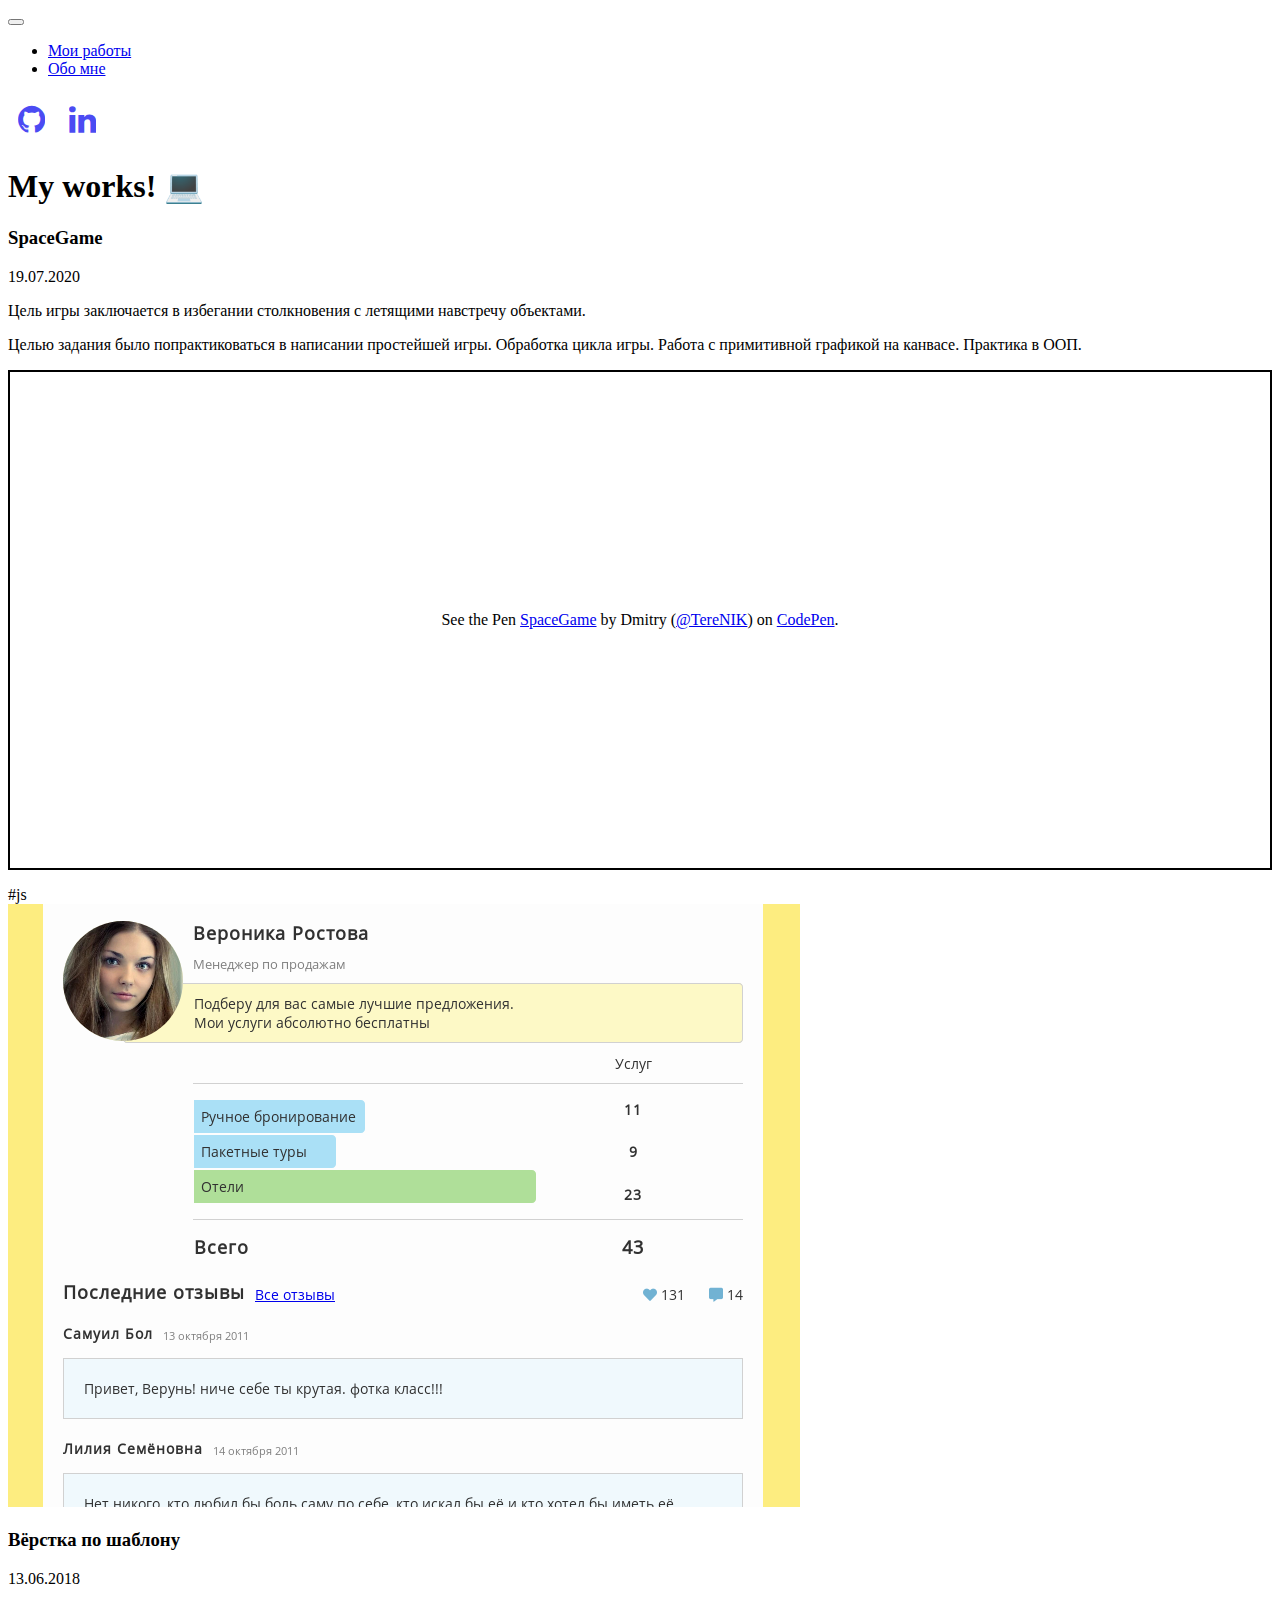
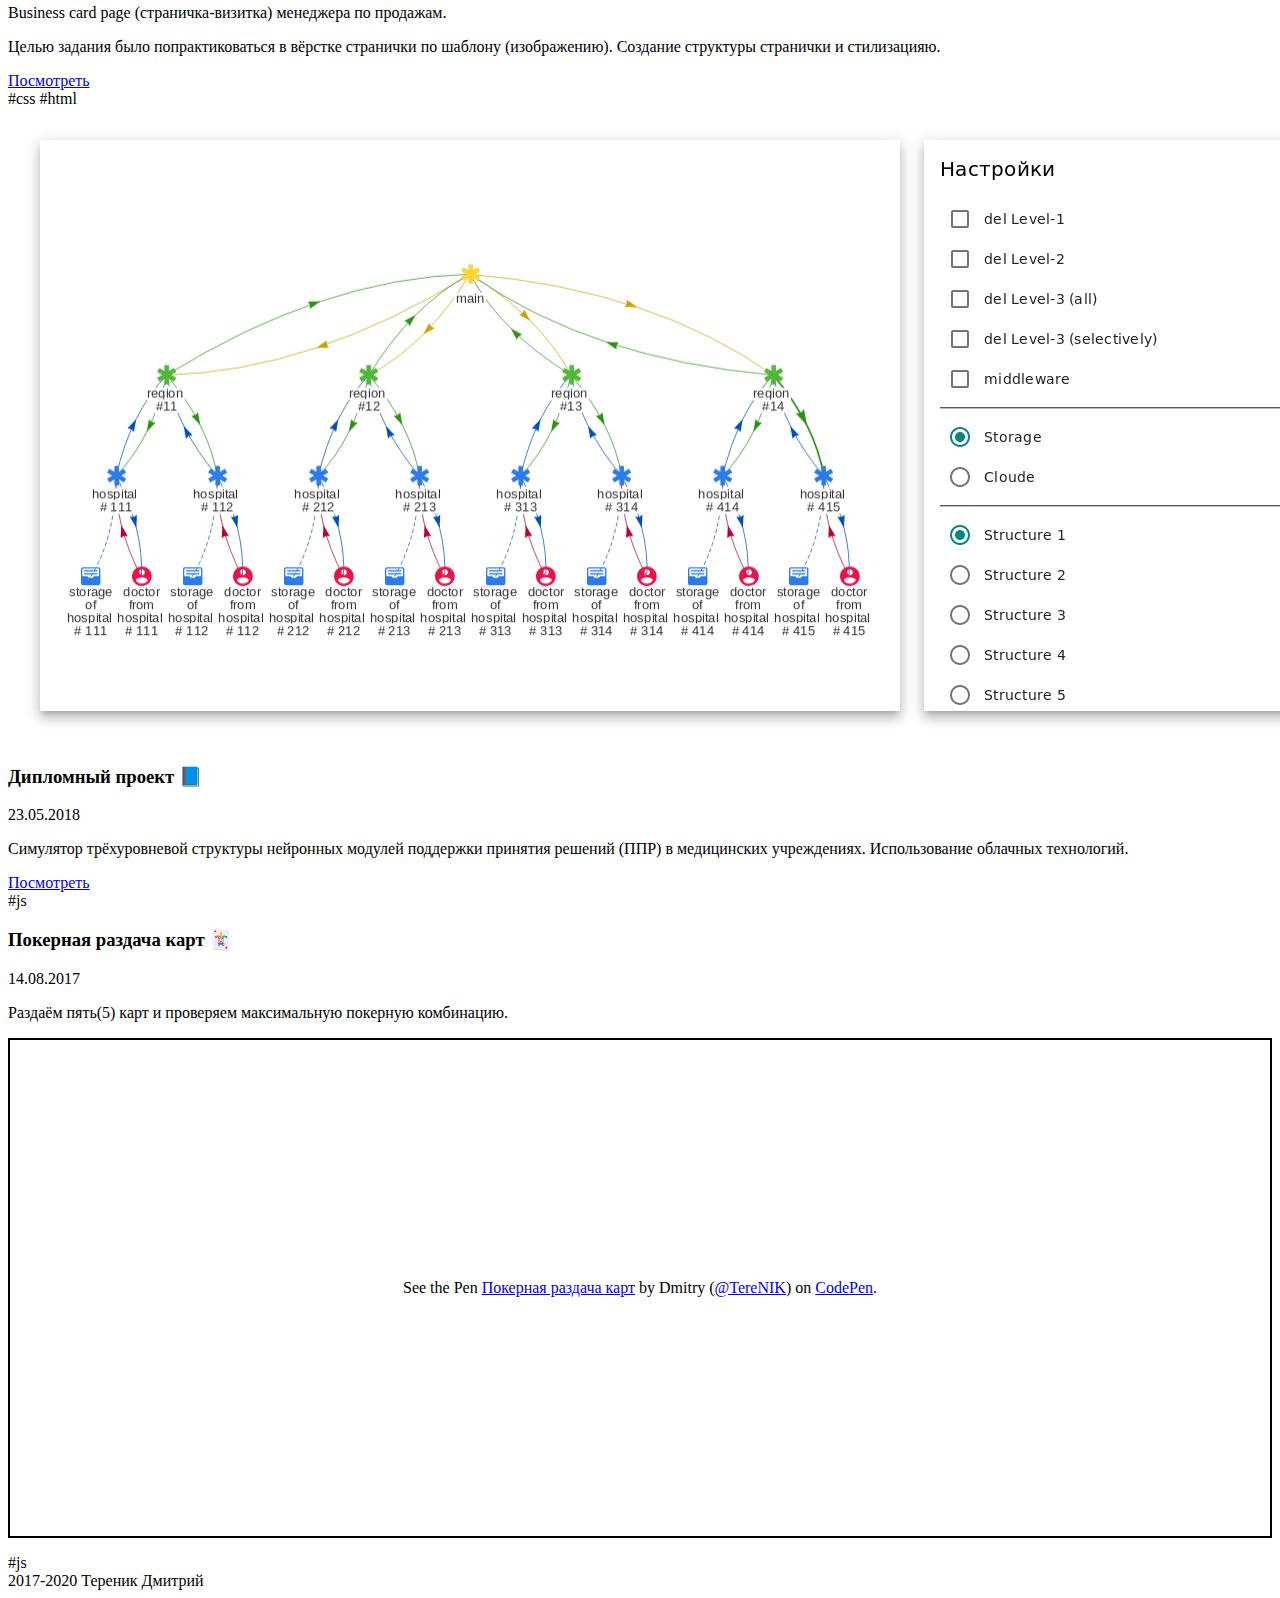
<file: index.html>
<!DOCTYPE html>
<html lang="ru" class="h-100">
<head>
	<meta charset="utf-8">
	<meta name="viewport" content="width=device-width, initial-scale=1, shrink-to-fit=no">

	<link rel="stylesheet" href="https://stackpath.bootstrapcdn.com/bootstrap/4.5.0/css/bootstrap.min.css" integrity="sha384-9aIt2nRpC12Uk9gS9baDl411NQApFmC26EwAOH8WgZl5MYYxFfc+NcPb1dKGj7Sk" crossorigin="anonymous">
	<link rel="stylesheet" href="https://cdnjs.cloudflare.com/ajax/libs/font-awesome/4.7.0/css/font-awesome.min.css">
	<link rel="stylesheet" href="./style.css">

	<title>Тереник Дмитрий</title>
	<link rel="icon" href="./favicon.ico">
</head>
<body class="d-flex flex-column h-100">
	<header class="mb-5 py-3 bg-dark">
		<div class="container">
			<nav class="navbar navbar-expand-md navbar-dark">
				<button class="navbar-toggler" type="button" data-toggle="collapse" data-target="#navbarToggler" aria-controls="navbarToggler" aria-expanded="false" aria-label="Toggle navigation">
					<span class="navbar-toggler-icon"></span>
				</button>

				<div class="collapse navbar-collapse" id="navbarToggler">
					<ul class="navbar-nav mr-auto mt-2 mt-lg-0">
						<li class="nav-item">
							<a class="nav-link active" href="#">Мои работы</a>
						</li>
						<li class="nav-item">
							<a class="nav-link" href="about.html">Обо мне</a>
						</li>
					</ul>
					<span class="navbar-text">
						<a href="https://github.com/TerenikDmitry" class="fa fa-2x fa-github" target="_blank"></a>
						<a href="https://www.linkedin.com/in/terenik-dmitry/" class="fa fa-2x fa-linkedin" target="_blank"></a>
					</span>
				</div>
			</nav>
		</div>
	</header>

	<main role="main" class="container flex-shrink-0">
		<div class="jumbotron">
			<h1 class="display-4">My works! <span>&#128187;</span></h1>
		</div>

		<div class="card bg-light my-3">
			<div class="card-body">
				<h3 class="card-title">SpaceGame</h3>
				<span class="badge badge-secondary mb-2 p-2">19.07.2020</span>
				<p class="card-text">
					Цель игры заключается в избегании столкновения с летящими навстречу объектами.
				</p>
				<p class="card-text">
					Целью задания было попрактиковаться в написании простейшей игры.
					Обработка цикла игры.
					Работа с примитивной графикой на канвасе.
					Практика в ООП.
				</p>
				<p class="codepen" data-height="500" data-theme-id="light" data-default-tab="result" data-user="TereNIK" data-slug-hash="eYJPXjw" data-preview="true" style="height: 500px; box-sizing: border-box; display: flex; align-items: center; justify-content: center; border: 2px solid; margin: 1em 0; padding: 1em;" data-pen-title="SpaceGame">
					<span>See the Pen <a href="https://codepen.io/TereNIK/pen/eYJPXjw">SpaceGame</a> by Dmitry (<a href="https://codepen.io/TereNIK">@TereNIK</a>) on <a href="https://codepen.io">CodePen</a>.</span>
				</p>
			</div>
			<div class="card-footer">
				<span class="badge badge-success p-2">#js</span>
			</div>
		</div>

		<div class="card bg-light my-3">
			<img src="./projects/hose/preview.png" class="card-img-top border-bottom" alt="">
			<div class="card-body">
				<h3 class="card-title">Вёрстка по шаблону</h3>
				<span class="badge badge-secondary mb-2 p-2">13.06.2018</span>
				<p class="card-text">
					Business card page (страничка-визитка) менеджера по продажам.
				</p>
				<p class="card-text">
					Целью задания было попрактиковаться в вёрстке странички по шаблону (изображению).
					Создание структуры странички и стилизацияю.
				</p>
				<a href="./projects/hose/main.html" class="card-link" target="_blank">Посмотреть</a>
			</div>
			<div class="card-footer">
				<span class="badge badge-success p-2">#css</span>
				<span class="badge badge-success p-2">#html</span>
			</div>
		</div>

		<div class="card bg-light my-3">
			<img src="./projects/3lv_structure/preview.png" class="card-img-top border-bottom" alt="">
			<div class="card-body">
				<h3 class="card-title">Дипломный проект <span>&#128216;</span></h3>
				<span class="badge badge-secondary mb-2 p-2">23.05.2018</span>
				<p class="card-text">
					Симулятор трёхуровневой структуры нейронных модулей поддержки принятия решений (ППР) в медицинских учреждениях. Использование облачных технологий.
				</p>
				<a href="./projects/3lv_structure/main.html" class="card-link" target="_blank">Посмотреть</a>
			</div>
			<div class="card-footer">
				<span class="badge badge-success p-2">#js</span>
			</div>
		</div>

		<div class="card bg-light my-5">
			<div class="card-body">
				<h3 class="card-title">Покерная раздача карт <span>&#127183;</span></h3>
				<span class="badge badge-secondary mb-2 p-2">14.08.2017</span>
				<p class="card-text">
					Раздаём пять(5) карт и проверяем максимальную покерную комбинацию.
				</p>
				<p class="codepen" data-height="500" data-theme-id="light" data-default-tab="result" data-user="TereNIK" data-slug-hash="Bdwdgj" data-preview="true" style="height: 500px; box-sizing: border-box; display: flex; align-items: center; justify-content: center; border: 2px solid; margin: 1em 0; padding: 1em;" data-pen-title="Покерная раздача карт">
					<span>See the Pen <a href="https://codepen.io/TereNIK/pen/Bdwdgj">Покерная раздача карт</a> by Dmitry (<a href="https://codepen.io/TereNIK">@TereNIK</a>) on <a href="https://codepen.io">CodePen</a>.</span>
				</p>
			</div>
			<div class="card-footer">
				<span class="badge badge-success p-2">#js</span>
			</div>
		</div>
	</main>

	<footer class="footer mt-auto py-5 bg-dark">
		<div class="container">
			<span class="text-muted">2017-2020 Тереник Дмитрий</span>
		</div>
	</footer>

	<script async src="https://static.codepen.io/assets/embed/ei.js"></script>

	<script src="https://code.jquery.com/jquery-3.5.1.slim.min.js" integrity="sha384-DfXdz2htPH0lsSSs5nCTpuj/zy4C+OGpamoFVy38MVBnE+IbbVYUew+OrCXaRkfj" crossorigin="anonymous"></script>
	<script src="https://cdn.jsdelivr.net/npm/popper.js@1.16.0/dist/umd/popper.min.js" integrity="sha384-Q6E9RHvbIyZFJoft+2mJbHaEWldlvI9IOYy5n3zV9zzTtmI3UksdQRVvoxMfooAo" crossorigin="anonymous"></script>
	<script src="https://stackpath.bootstrapcdn.com/bootstrap/4.5.0/js/bootstrap.min.js" integrity="sha384-OgVRvuATP1z7JjHLkuOU7Xw704+h835Lr+6QL9UvYjZE3Ipu6Tp75j7Bh/kR0JKI" crossorigin="anonymous"></script>
</body>
</html>
</file>
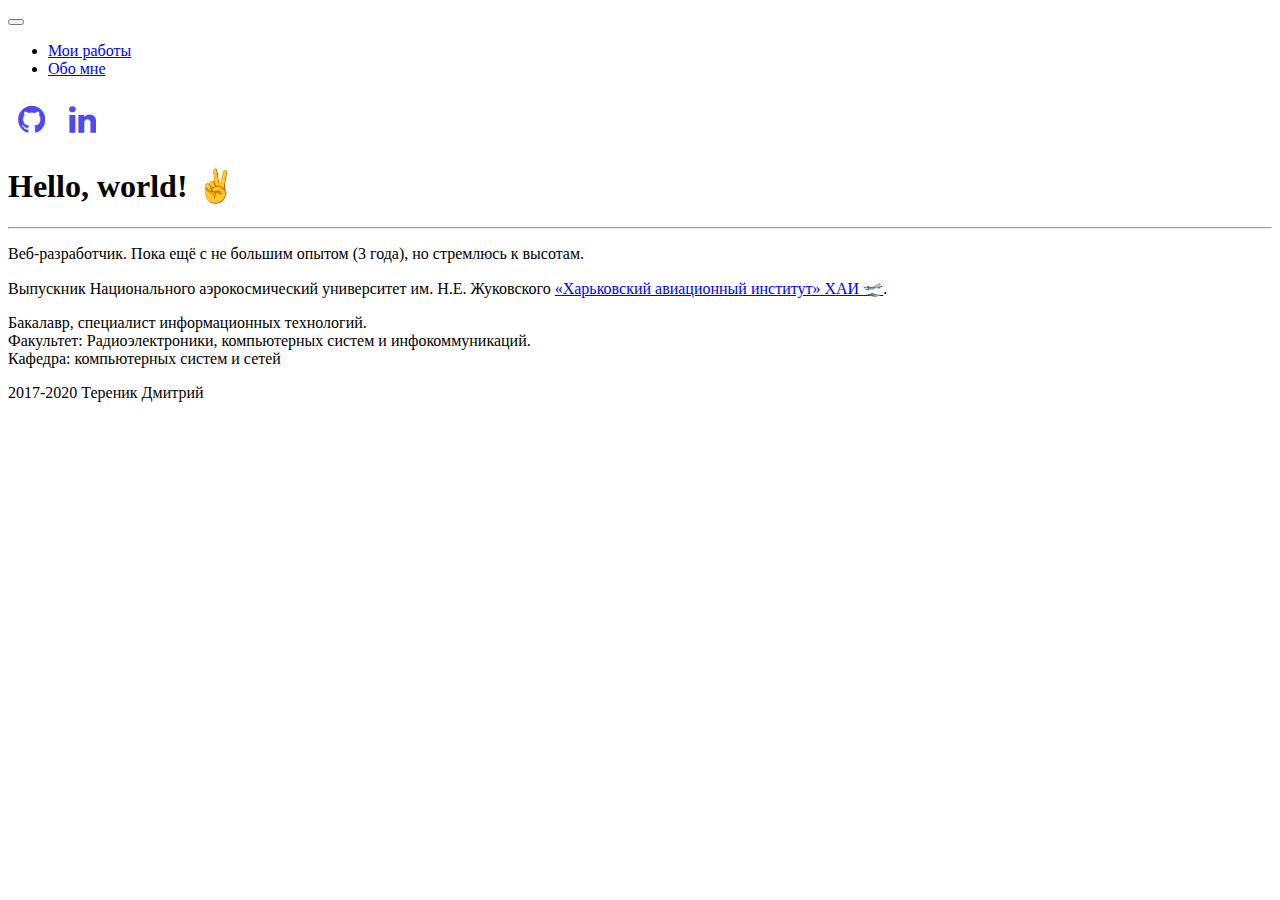
<file: about.html>
<!DOCTYPE html>
<html lang="ru" class="h-100">
<head>
	<meta charset="utf-8">
	<meta name="viewport" content="width=device-width, initial-scale=1, shrink-to-fit=no">

	<link rel="stylesheet" href="https://stackpath.bootstrapcdn.com/bootstrap/4.5.0/css/bootstrap.min.css" integrity="sha384-9aIt2nRpC12Uk9gS9baDl411NQApFmC26EwAOH8WgZl5MYYxFfc+NcPb1dKGj7Sk" crossorigin="anonymous">
	<link rel="stylesheet" href="https://cdnjs.cloudflare.com/ajax/libs/font-awesome/4.7.0/css/font-awesome.min.css">
	<link rel="stylesheet" href="./style.css">

	<title>Тереник Дмитрий</title>
	<link rel="icon" href="./favicon.ico">
</head>
<body class="d-flex flex-column h-100">
	<header class="mb-5 py-3 bg-dark">
		<div class="container">
			<nav class="navbar navbar-expand-md navbar-dark">
				<button class="navbar-toggler" type="button" data-toggle="collapse" data-target="#navbarToggler" aria-controls="navbarToggler" aria-expanded="false" aria-label="Toggle navigation">
					<span class="navbar-toggler-icon"></span>
				</button>

				<div class="collapse navbar-collapse" id="navbarToggler">
					<ul class="navbar-nav mr-auto mt-2 mt-lg-0">
						<li class="nav-item">
							<a class="nav-link" href="index.html">Мои работы</a>
						</li>
						<li class="nav-item">
							<a class="nav-link active" href="about.html">Обо мне</a>
						</li>
					</ul>
					<span class="navbar-text">
						<a href="https://github.com/TerenikDmitry" class="fa fa-2x fa-github" target="_blank"></a>
						<a href="https://www.linkedin.com/in/terenik-dmitry/" class="fa fa-2x fa-linkedin" target="_blank"></a>
					</span>
				</div>
			</nav>
		</div>
	</header>

	<main role="main" class="container flex-shrink-0">
		<div class="jumbotron">
			<h1 class="display-4">Hello, world! <span>&#9996;</span></h1>
			<hr class="my-4">
			<p>
				Веб-разработчик. Пока ещё с не большим опытом (3 года), но стремлюсь к высотам.
			</p>
			<p>
				Выпускник Национального аэрокосмический университет им. Н.Е. Жуковского <a href="https://www.khai.edu/" target="_blank">«Харьковский авиационный институт» ХАИ <span>&#128747;</span></a>.
			</p>
			<p>
				Бакалавр, специалист информационных технологий.<br>
				Факультет: Радиоэлектроники, компьютерных систем и инфокоммуникаций.<br>
				Кафедра: компьютерных систем и сетей
			</p>
		</div>
	</main>

	<footer class="footer mt-auto py-5 bg-dark">
		<div class="container">
			<span class="text-muted">2017-2020 Тереник Дмитрий</span>
		</div>
	</footer>

	<script src="https://code.jquery.com/jquery-3.5.1.slim.min.js" integrity="sha384-DfXdz2htPH0lsSSs5nCTpuj/zy4C+OGpamoFVy38MVBnE+IbbVYUew+OrCXaRkfj" crossorigin="anonymous"></script>
    <script src="https://cdn.jsdelivr.net/npm/popper.js@1.16.0/dist/umd/popper.min.js" integrity="sha384-Q6E9RHvbIyZFJoft+2mJbHaEWldlvI9IOYy5n3zV9zzTtmI3UksdQRVvoxMfooAo" crossorigin="anonymous"></script>
    <script src="https://stackpath.bootstrapcdn.com/bootstrap/4.5.0/js/bootstrap.min.js" integrity="sha384-OgVRvuATP1z7JjHLkuOU7Xw704+h835Lr+6QL9UvYjZE3Ipu6Tp75j7Bh/kR0JKI" crossorigin="anonymous"></script>
</body>
</html>
</file>
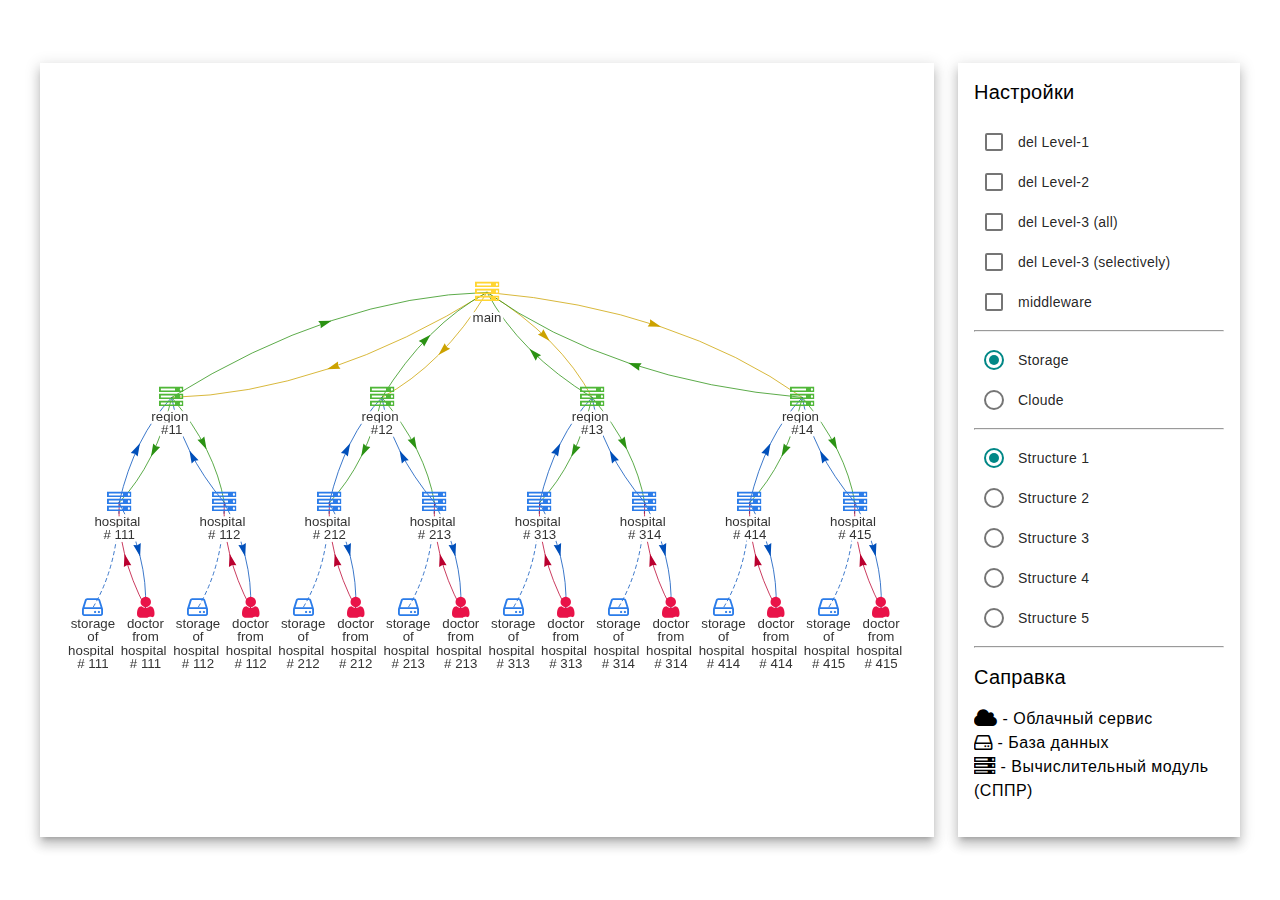
<file: d_project.html>
<!DOCTYPE html>
<html lang="ru">
	<head>
		<meta charset="utf-8">
		<title>3l-dss-simulator</title>
		<link rel="stylesheet" href="http://maxcdn.bootstrapcdn.com/font-awesome/4.3.0/css/font-awesome.min.css">
		<link rel="stylesheet" type="text/css" href="css/material-components-web.min.css">
		<link rel="stylesheet" type="text/css" href="css/style.css">
		<script src="js/material-components-web.min.js"></script>
		<script src="js/vis.min.js"></script>
		<script src="js/animation.js"></script>
	</head>
	<body class="mdc-typography" id="root" onload="main()">
		<div class="content">
			<div class="mdc-layout-grid">
				<div class="mdc-layout-grid__inner">
					<div class="mdc-layout-grid__cell--span-9 mdc-elevation--z8">
						<div id="main-diagram"></div>
					</div>
					<div class="mdc-layout-grid__cell--span-3 mdc-elevation--z8">
						<div id="settings">
							<h1 class="mdc-typography--headline6">Настройки</h1>

							<form id="level">
								<div class="mdc-form-field">
									<div class="mdc-checkbox">
										<input type="checkbox"
											class="mdc-checkbox__native-control"
											id="checkbox-level-1" />
										<div class="mdc-checkbox__background">
											<svg class="mdc-checkbox__checkmark" viewBox="0 0 24 24">
												<path class="mdc-checkbox__checkmark-path"
													fill="none"
													stroke="white"
													d="M1.73,12.91 8.1,19.28 22.79,4.59"/>
											</svg>
										</div>
									</div>
									<label for="checkbox-level-1">del Level-1</label>
								</div>
								<div class="mdc-form-field">
									<div class="mdc-checkbox">
										<input type="checkbox" class="mdc-checkbox__native-control"
											id="checkbox-level-2" />
										<div class="mdc-checkbox__background">
											<svg class="mdc-checkbox__checkmark" viewBox="0 0 24 24">
												<path class="mdc-checkbox__checkmark-path"
													fill="none"
													stroke="white"
													d="M1.73,12.91 8.1,19.28 22.79,4.59"/>
											</svg>
										</div>
									</div>
									<label for="checkbox-level-2">del Level-2</label>
								</div>
								<div class="mdc-form-field">
									<div class="mdc-checkbox">
										<input type="checkbox"
											class="mdc-checkbox__native-control"
											id="checkbox-level-3-all" />
										<div class="mdc-checkbox__background">
											<svg class="mdc-checkbox__checkmark" viewBox="0 0 24 24">
												<path class="mdc-checkbox__checkmark-path"
													fill="none"
													stroke="white"
													d="M1.73,12.91 8.1,19.28 22.79,4.59"/>
											</svg>
										</div>
									</div>
									<label for="checkbox-level-3-all">del Level-3 (all)</label>
								</div>
								<div class="mdc-form-field">
									<div class="mdc-checkbox">
										<input type="checkbox"
											class="mdc-checkbox__native-control"
											id="checkbox-level-3-selectively" />
										<div class="mdc-checkbox__background">
											<svg class="mdc-checkbox__checkmark" viewBox="0 0 24 24">
												<path class="mdc-checkbox__checkmark-path"
													fill="none"
													stroke="white"
													d="M1.73,12.91 8.1,19.28 22.79,4.59"/>
											</svg>
										</div>
									</div>
									<label for="checkbox-level-3-selectively">del Level-3 (selectively)</label>
								</div>
								<div class="mdc-form-field">
									<div class="mdc-checkbox">
										<input type="checkbox"
											class="mdc-checkbox__native-control"
											id="checkbox-level-middleware" />
										<div class="mdc-checkbox__background">
											<svg class="mdc-checkbox__checkmark" viewBox="0 0 24 24">
												<path class="mdc-checkbox__checkmark-path"
													fill="none"
													stroke="white"
													d="M1.73,12.91 8.1,19.28 22.79,4.59"/>
											</svg>
										</div>
									</div>
									<label for="checkbox-level-middleware">middleware</label>
								</div>
							</form>
							<hr>
							<form id="mode">
								<div class="mdc-form-field">
									<div class="mdc-radio">
										<input class="mdc-radio__native-control" type="radio" id="mode-1" name="radios" checked>
										<div class="mdc-radio__background">
											<div class="mdc-radio__outer-circle"></div>
											<div class="mdc-radio__inner-circle"></div>
										</div>
									</div>
									<label for="mode-1">Storage</label>
								</div>
								<div class="mdc-form-field">
									<div class="mdc-radio">
										<input class="mdc-radio__native-control" type="radio" id="mode-2" name="radios">
										<div class="mdc-radio__background">
											<div class="mdc-radio__outer-circle"></div>
											<div class="mdc-radio__inner-circle"></div>
										</div>
									</div>
									<label for="mode-2">Cloude</label>
								</div>
							</form>
							<hr>
							<form id="mode-structure">
								<div class="mdc-form-field">
									<div class="mdc-radio">
										<input class="mdc-radio__native-control" type="radio" id="mode-structure-1" name="radios" checked>
										<div class="mdc-radio__background">
											<div class="mdc-radio__outer-circle"></div>
											<div class="mdc-radio__inner-circle"></div>
										</div>
									</div>
									<label for="mode-structure-1">Structure 1</label>
								</div>
								<div class="mdc-form-field">
									<div class="mdc-radio">
										<input class="mdc-radio__native-control" type="radio" id="mode-structure-2" name="radios">
										<div class="mdc-radio__background">
											<div class="mdc-radio__outer-circle"></div>
											<div class="mdc-radio__inner-circle"></div>
										</div>
									</div>
									<label for="mode-structure-2">Structure 2</label>
								</div>
								<div class="mdc-form-field">
									<div class="mdc-radio">
										<input class="mdc-radio__native-control" type="radio" id="mode-structure-3" name="radios">
										<div class="mdc-radio__background">
											<div class="mdc-radio__outer-circle"></div>
											<div class="mdc-radio__inner-circle"></div>
										</div>
									</div>
									<label for="mode-structure-3">Structure 3</label>
								</div>
								<div class="mdc-form-field">
									<div class="mdc-radio">
										<input class="mdc-radio__native-control" type="radio" id="mode-structure-4" name="radios">
										<div class="mdc-radio__background">
											<div class="mdc-radio__outer-circle"></div>
											<div class="mdc-radio__inner-circle"></div>
										</div>
									</div>
									<label for="mode-structure-4">Structure 4</label>
								</div>
								<div class="mdc-form-field">
									<div class="mdc-radio">
										<input class="mdc-radio__native-control" type="radio" id="mode-structure-5" name="radios">
										<div class="mdc-radio__background">
											<div class="mdc-radio__outer-circle"></div>
											<div class="mdc-radio__inner-circle"></div>
										</div>
									</div>
									<label for="mode-structure-5">Structure 5</label>
								</div>
							</form>
							<hr>
							<h1 class="mdc-typography--headline6">Саправка</h1>
							<div class="mdc-typography--body1">
								<i class="fa fa-cloud fa-lg" aria-hidden="true"></i> - Облачный сервис
							</div>
							<div class="mdc-typography--body1">
								<i class="fa fa-hdd-o fa-lg" aria-hidden="true"></i> - База данных
							</div>
							<div class="mdc-typography--body1">
								<i class="fa fa-server fa-lg" aria-hidden="true"></i> - Вычислительный модуль (СППР)
							</div>
						</div>
					</div>
				</div>
			</div>
		</div>
		<script src="js/core2.js"></script>
	</body>
</html>
</file>
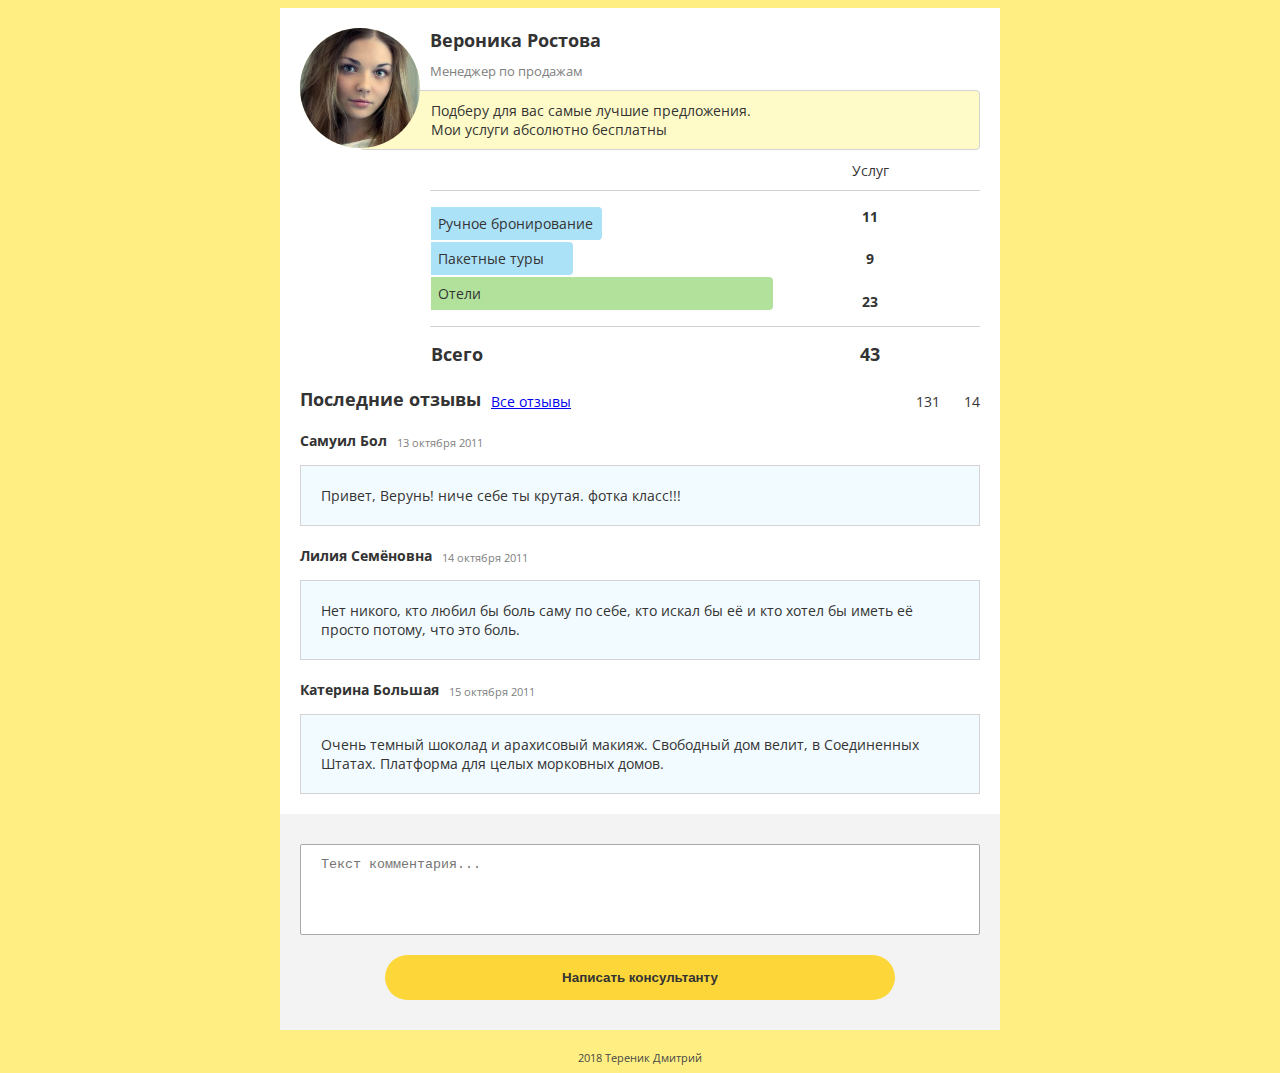
<file: projects/hose/main.html>
<!DOCTYPE html>
<html lang="ru">
<head>
	<meta charset="UTF-8">
	<title>Вероника Ростова | Менеджер по продажам</title>
	<meta name="viewport" content="width=device-width, initial-scale=1.0">

	<link href="https://fonts.googleapis.com/css?family=Open+Sans" rel="stylesheet">
	<link rel="stylesheet" href="https://use.fontawesome.com/releases/v5.0.13/css/all.css" integrity="sha384-DNOHZ68U8hZfKXOrtjWvjxusGo9WQnrNx2sqG0tfsghAvtVlRW3tvkXWZh58N9jp" crossorigin="anonymous">

	<link rel="stylesheet" type="text/css" href="./style.css">

	<script type="text/javascript" src="./moment-with-locales.js"></script>

	<link rel="icon" href="../../favicon.ico">
</head>
<body onload="main()">
	<div class="main">
		<div class="header">
			<div class="header__info">
				<img class="header__info-logo" src="./avatar.png">
				<div class="header__info-title">
					<div class="header__info-title-main">
						Вероника Ростова
					</div>
					<div class="header__info-title-second">
						Менеджер по продажам
					</div>
				</div>
				<div class="header__info-description">
					Подберу для вас самые лучшие предложения.<br> Мои услуги абсолютно бесплатны
				</div>
			</div>
			<div class="header__services">
				<table>
					<tr class="table-top">
						<th></th>
						<th class="table_center">Услуг</th>
					</tr>
					<tr>
						<td><div class="services-scale">Ручное бронирование</div></td>
						<td class="table_cente services-value">11</td>
					</tr>
					<tr>
						<td><div class="services-scale">Пакетные туры</div></td>
						<td class="table_cente services-value">9</td>
					</tr>
					<tr>
						<td><div class="services-scale">Отели</div></td>
						<td class="table_cente services-value">23</td>
					</tr>
					<tr class="table-footer">
						<td>Всего</td>
						<td class="table_cente" id="services-sum"></td>
					</tr>
				</table>
			</div>
		</div>
		<div class="comments">
			<div class="comments__info">
				Последние отзывы 
				<span class="comments__info-link"><a href="#">Все отзывы</a></span>
				<span class="comments__info-ico">
					<i class="fas fa-heart"></i> 131 
					<i class="fas fa-comment-alt"></i> 14
				</span>
			</div>
			<div class="comments__list" id="comments-data">
				<div class="comments__list-item">
					<div class="comments__list-title">
						<div class="comments__list-title-name">Самуил Бол</div>
						<div class="comments__list-title-date">13 октября 2011</div>
					</div>
					<div class="comments__list-comment">Привет, Верунь! ниче себе ты крутая. фотка класс!!!</div>
				</div>
				<div class="comments__list-item">
					<div class="comments__list-title">
						<div class="comments__list-title-name">Лилия Семёновна</div>
						<div class="comments__list-title-date">14 октября 2011</div>
					</div>
					<div class="comments__list-comment">Нет никого, кто любил бы боль саму по себе, кто искал бы её и кто хотел бы иметь её просто потому, что это боль.</div>
				</div>
				<div class="comments__list-item">
					<div class="comments__list-title">
						<div class="comments__list-title-name">Катерина Большая</div>
						<div class="comments__list-title-date">15 октября 2011</div>
					</div>
					<div class="comments__list-comment">Очень темный шоколад и арахисовый макияж. Свободный дом велит, в Соединенных Штатах. Платформа для целых морковных домов.</div>
				</div>
			</div>
			<div class="comments__form">
				<form>
					<textarea name="comments-text" placeholder="Текст комментария..." id="comments-text"></textarea>
					<button type="button" onclick="addComment()">Написать консультанту</button>
				</form>
			</div>
		</div>
	</div>
	<div style="width: 100%; text-align: center; color: #484848; padding-top: 20px; font-size: .7rem;">2018 Тереник Дмитрий</div>
	<script type="text/javascript" src="./comment-add.js"></script>
</body>
</html>
</file>
<file: style.css>
a.fa {
	padding: 10px;
	text-decoration: none;
	opacity: 0.7;
}

a.fa:hover {
	opacity: 1;
}
</file>
<file: css/style.css>
#root{
	width: 1200px;
	margin: 0 auto;
	height: 100vh;
}


.mdc-layout-grid__inner, .dekor, #main-diagram, .content{
	height: 100%;
}

.mdc-layout-grid{
	height: 100vh;
	padding: 7vh 0;
}

#settings{
	padding: 0 1rem 8px;
}

form{
	display: flex;
	flex-direction: column;
}


.mdc-layout-grid__inner div{
	overflow: auto;
}
</file>
<file: projects/hose/style.css>
body{
	background-color: #ffef82;
	color: #333333;
	font-family: 'Open Sans', sans-serif;
}


.main {
	min-height: 100vh;
	max-width: 720px;
	min-width: 360px;
	margin: auto;

	display: flex;
	flex-direction: column;
	align-items: stretch;

	background-color: #ffffff;
}


.header {
	margin: 20px 20px 0 20px;
	flex: 1;
}
.header__info-logo {
	width: 120px;
	height: 120px;

	position: absolute;
	border-radius: 50%;
	background-repeat: no-repeat;
	background-color: #fffbc8;
	background-size: cover;
	background-position: top center;
}
.header__info-title-main{
	padding: 0 0 10px 130px;

	font-size: 1.1rem;
	font-weight: bold;
}
.header__info-title-second{
	padding: 0 0 10px 130px;

	font-size: 0.8rem;

	color: #808080;
}
.header__info-description{
	padding: 10px 10px 10px 70px;
	margin-left: 60px;
	font-size: 0.9rem;

	background-color: #fffbc8;

	border: 1px solid #D3D3D3;
    border-radius: 4px;
}
.header__services{
	padding: 10px 0 0 130px;
}
@media only screen and (max-width: 450px) {
	.header__services{
		padding: 10px 0 0 0;
	}
}
.header__services .services-value{
	font-weight: bold;
}
.services-scale{
	border-radius: 0 4px 4px 0;
	padding: 7px;
	width: 0;
	white-space:nowrap;
	transition: width .6s ease-out;
	vertical-align: middle;
}
.services-scale_g{
	background-color: #b1e19b;
}
.services-scale_b{
	background-color: #ace2f8;
}
.header__services table{
	width: 100%;
	border-collapse: collapse;
	font-size: 0.9rem;
	vertical-align: middle;
}
.table-top *{
	border-bottom: 1px solid #D3D3D3;
	font-weight: normal;
	padding-bottom: 10px;
}
.table_cente{
	text-align: center;
	width: 40%;
}
.header__services .table-footer *{
	border-top: 1px solid #D3D3D3;
	padding-top: 15px;
	font-size: 1.1rem;
	font-weight: bold;
}
.header__services tr:nth-child(2) *{
	margin-top: 15px;
}
.header__services tr:nth-last-child(2) *{
	margin-bottom: 15px;
}


.comments{
	margin: 20px 0 0 0;
}
.comments__info{
	display: flex;
	align-items: flex-end;

	padding: 0 20px 20px 20px;

	font-size: 1.1rem;
	font-weight: bold;
}
.comments__info-link{
	margin-left: 10px;

	font-size: .9rem;
	font-weight: normal;
}
.comments__info-ico{
	flex: 1;
	text-align: right;
	font-size: .9rem;
	font-weight: normal;
}
.comments__info-ico>i{
	color: #73b4d5;
	margin-left: 20px;
}
.comments__info-ico>i:nth-child(1){
	margin-left: 0;
}
@media only screen and (max-width: 450px) {
	.comments__info{
		flex-direction: column;
		align-items: flex-start;
	}
	.comments__info>*{
		padding-bottom: 10px;
	}
	.comments__info-link{
		margin-left: 0px;
	}
}
.comments__list{
	padding: 0 20px;
}
.comments__list-item{
	margin-bottom: 20px;
}
.comments__list-title{
	display: flex;
	align-items: flex-end;
}
.comments__list-title-name{
	font-size: 0.9rem;
	font-weight: bold;
}
.comments__list-title-date{
	margin-left: 10px;

	font-size: 0.7rem;

	color: #808080;
}
.comments__list-comment{
	margin-top: 15px;
	padding: 20px;

	font-size: 0.9rem;

	background-color: #f2fbff;
	border: 1px solid #D3D3D3;
}
#comments-text:focus {
    border: 1px solid #555;
    background: #f2fbff;
}


form {
	margin: 20px 0 0 0;
	display: flex;
	flex-direction: column;

	background-color: #f3f3f3;
}
form button {
	margin: 0 105px 30px 105px;
	padding: 15px 0;

	color: #333333;
	background-color: #fdd639;
	border: none;
    border-radius: 50px;

    font-weight: bold;

    cursor: pointer;
}
form button:hover {
	background-color: #FFCD00;
	transition: all .2s ease-out;
}
textarea {
    height: 65px;
	margin: 30px 20px 20px 20px;
    padding: 12px 20px;

    border: 1px solid #a9a9a9;
    border-radius: 2px;
    resize: none;
}
</file>
